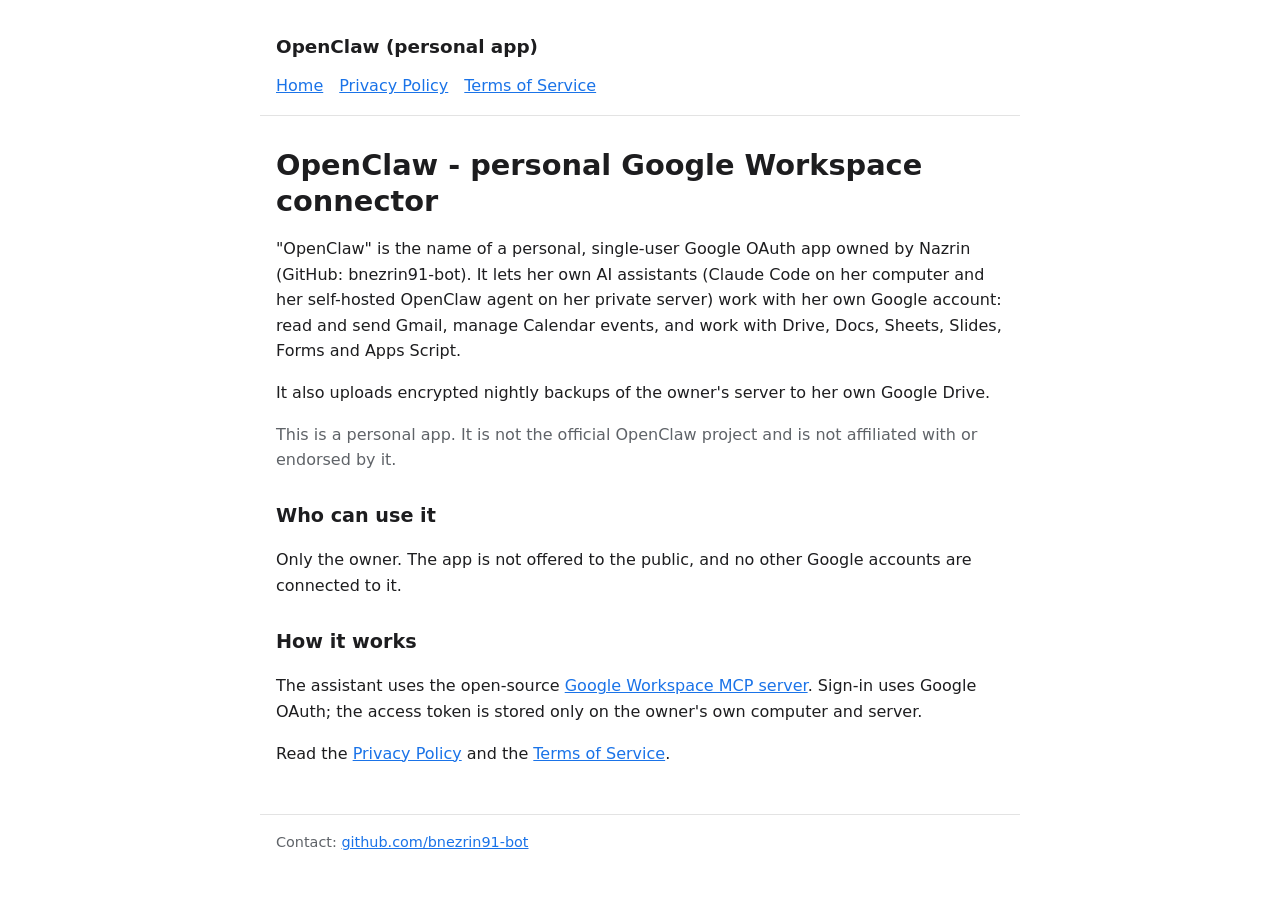
<file: index.html>
<!doctype html>
<html lang="en">
<head>
<meta charset="utf-8">
<meta name="viewport" content="width=device-width, initial-scale=1">
<title>OpenClaw - Nazrin's personal Google Workspace connector</title>
<link rel="stylesheet" href="style.css">
</head>
<body>
<header>
  <a class="brand" href="./">OpenClaw (personal app)</a>
  <nav><a href="./">Home</a><a href="privacy.html">Privacy Policy</a><a href="terms.html">Terms of Service</a></nav>
</header>
<main>
  <h1>OpenClaw - personal Google Workspace connector</h1>
  <p>"OpenClaw" is the name of a personal, single-user Google OAuth app owned by Nazrin (GitHub: bnezrin91-bot). It lets her own AI assistants (Claude Code on her computer and her self-hosted OpenClaw agent on her private server) work with her own Google account: read and send Gmail, manage Calendar events, and work with Drive, Docs, Sheets, Slides, Forms and Apps Script.</p>
  <p>It also uploads encrypted nightly backups of the owner's server to her own Google Drive.</p>
  <p class="muted">This is a personal app. It is not the official OpenClaw project and is not affiliated with or endorsed by it.</p>
  <h2>Who can use it</h2>
  <p>Only the owner. The app is not offered to the public, and no other Google accounts are connected to it.</p>
  <h2>How it works</h2>
  <p>The assistant uses the open-source <a href="https://github.com/taylorwilsdon/google_workspace_mcp">Google Workspace MCP server</a>. Sign-in uses Google OAuth; the access token is stored only on the owner's own computer and server.</p>
  <p>Read the <a href="privacy.html">Privacy Policy</a> and the <a href="terms.html">Terms of Service</a>.</p>
</main>
<footer>Contact: <a href="https://github.com/bnezrin91-bot">github.com/bnezrin91-bot</a></footer>
</body>
</html>
</file>
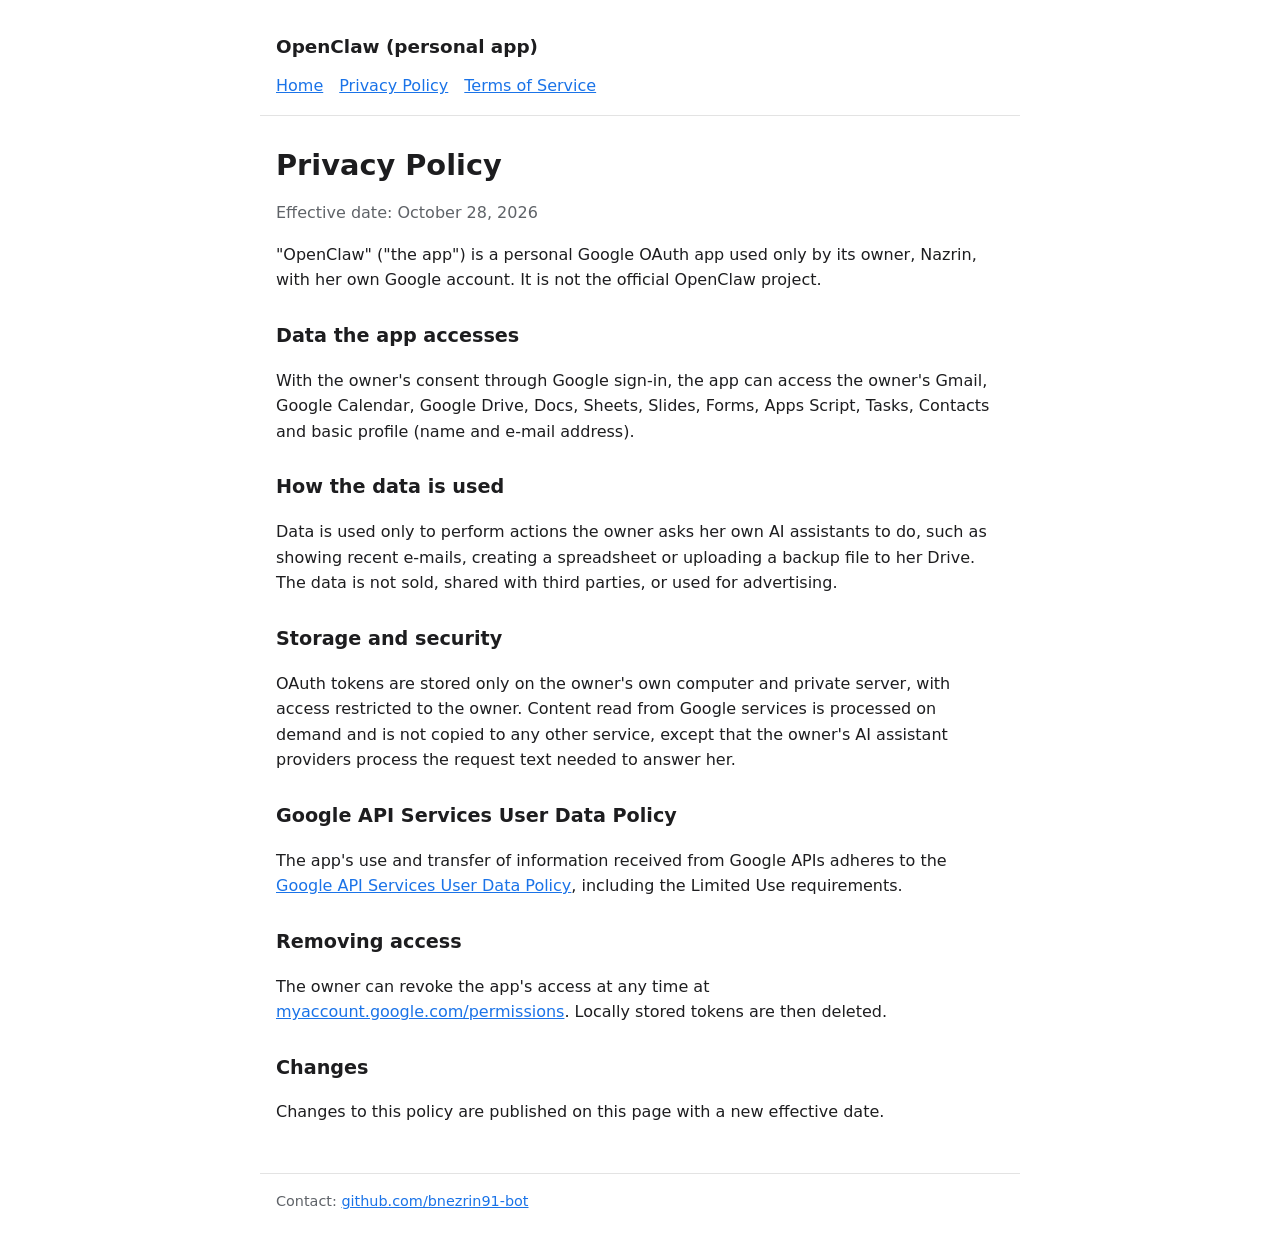
<file: privacy.html>
<!doctype html>
<html lang="en">
<head>
<meta charset="utf-8">
<meta name="viewport" content="width=device-width, initial-scale=1">
<title>Privacy Policy - OpenClaw (personal app)</title>
<link rel="stylesheet" href="style.css">
</head>
<body>
<header>
  <a class="brand" href="./">OpenClaw (personal app)</a>
  <nav><a href="./">Home</a><a href="privacy.html">Privacy Policy</a><a href="terms.html">Terms of Service</a></nav>
</header>
<main>
  <h1>Privacy Policy</h1>
  <p class="muted">Effective date: October 28, 2026</p>
  <p>"OpenClaw" ("the app") is a personal Google OAuth app used only by its owner, Nazrin, with her own Google account. It is not the official OpenClaw project.</p>
  <h2>Data the app accesses</h2>
  <p>With the owner's consent through Google sign-in, the app can access the owner's Gmail, Google Calendar, Google Drive, Docs, Sheets, Slides, Forms, Apps Script, Tasks, Contacts and basic profile (name and e-mail address).</p>
  <h2>How the data is used</h2>
  <p>Data is used only to perform actions the owner asks her own AI assistants to do, such as showing recent e-mails, creating a spreadsheet or uploading a backup file to her Drive. The data is not sold, shared with third parties, or used for advertising.</p>
  <h2>Storage and security</h2>
  <p>OAuth tokens are stored only on the owner's own computer and private server, with access restricted to the owner. Content read from Google services is processed on demand and is not copied to any other service, except that the owner's AI assistant providers process the request text needed to answer her.</p>
  <h2>Google API Services User Data Policy</h2>
  <p>The app's use and transfer of information received from Google APIs adheres to the <a href="https://developers.google.com/terms/api-services-user-data-policy">Google API Services User Data Policy</a>, including the Limited Use requirements.</p>
  <h2>Removing access</h2>
  <p>The owner can revoke the app's access at any time at <a href="https://myaccount.google.com/permissions">myaccount.google.com/permissions</a>. Locally stored tokens are then deleted.</p>
  <h2>Changes</h2>
  <p>Changes to this policy are published on this page with a new effective date.</p>
</main>
<footer>Contact: <a href="https://github.com/bnezrin91-bot">github.com/bnezrin91-bot</a></footer>
</body>
</html>
</file>
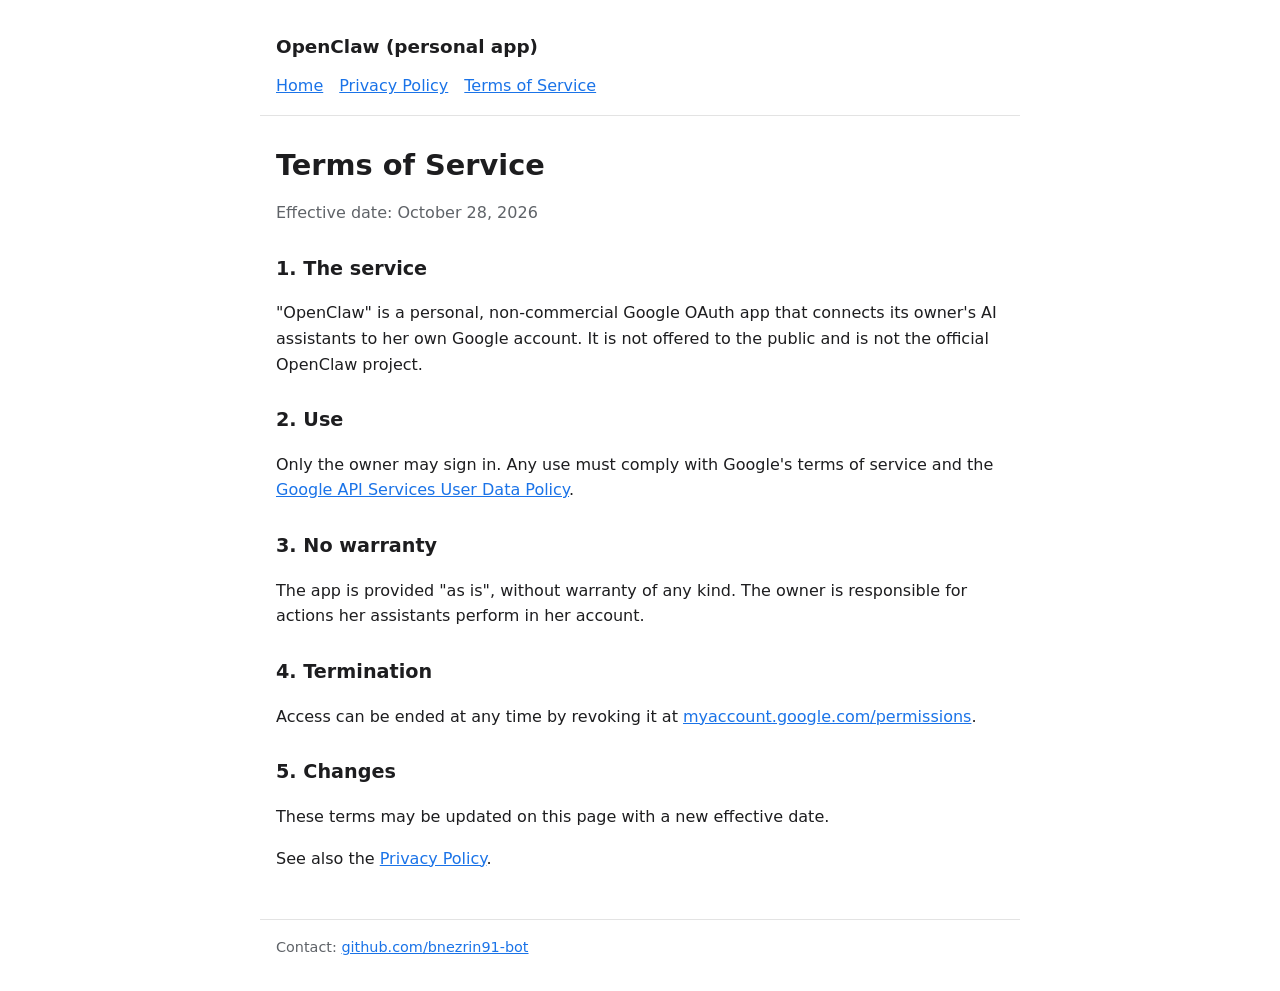
<file: terms.html>
<!doctype html>
<html lang="en">
<head>
<meta charset="utf-8">
<meta name="viewport" content="width=device-width, initial-scale=1">
<title>Terms of Service - OpenClaw (personal app)</title>
<link rel="stylesheet" href="style.css">
</head>
<body>
<header>
  <a class="brand" href="./">OpenClaw (personal app)</a>
  <nav><a href="./">Home</a><a href="privacy.html">Privacy Policy</a><a href="terms.html">Terms of Service</a></nav>
</header>
<main>
  <h1>Terms of Service</h1>
  <p class="muted">Effective date: October 28, 2026</p>
  <h2>1. The service</h2>
  <p>"OpenClaw" is a personal, non-commercial Google OAuth app that connects its owner's AI assistants to her own Google account. It is not offered to the public and is not the official OpenClaw project.</p>
  <h2>2. Use</h2>
  <p>Only the owner may sign in. Any use must comply with Google's terms of service and the <a href="https://developers.google.com/terms/api-services-user-data-policy">Google API Services User Data Policy</a>.</p>
  <h2>3. No warranty</h2>
  <p>The app is provided "as is", without warranty of any kind. The owner is responsible for actions her assistants perform in her account.</p>
  <h2>4. Termination</h2>
  <p>Access can be ended at any time by revoking it at <a href="https://myaccount.google.com/permissions">myaccount.google.com/permissions</a>.</p>
  <h2>5. Changes</h2>
  <p>These terms may be updated on this page with a new effective date.</p>
  <p>See also the <a href="privacy.html">Privacy Policy</a>.</p>
</main>
<footer>Contact: <a href="https://github.com/bnezrin91-bot">github.com/bnezrin91-bot</a></footer>
</body>
</html>
</file>
<file: style.css>
:root { --bg: #ffffff; --fg: #1d1d1f; --muted: #5f6368; --accent: #1a73e8; --line: #e3e3e3; }
@media (prefers-color-scheme: dark) { :root { --bg: #121212; --fg: #ececec; --muted: #a0a0a0; --accent: #8ab4f8; --line: #2c2c2c; } }
* { box-sizing: border-box; }
body { margin: 0; background: var(--bg); color: var(--fg); font: 16px/1.6 system-ui, -apple-system, "Segoe UI", Roboto, sans-serif; }
header, main, footer { max-width: 760px; margin: 0 auto; padding: 0 16px; }
header { padding-top: 32px; border-bottom: 1px solid var(--line); }
header a.brand { color: var(--fg); text-decoration: none; font-weight: 600; font-size: 1.15rem; }
nav { display: flex; gap: 16px; flex-wrap: wrap; padding: 12px 0 16px; }
nav a, main a, footer a { color: var(--accent); }
h1 { font-size: 1.8rem; line-height: 1.25; margin: 32px 0 8px; }
h2 { font-size: 1.2rem; margin-top: 28px; }
.muted { color: var(--muted); }
footer { border-top: 1px solid var(--line); margin-top: 48px; padding-top: 16px; padding-bottom: 32px; font-size: 0.9rem; color: var(--muted); }
</file>
